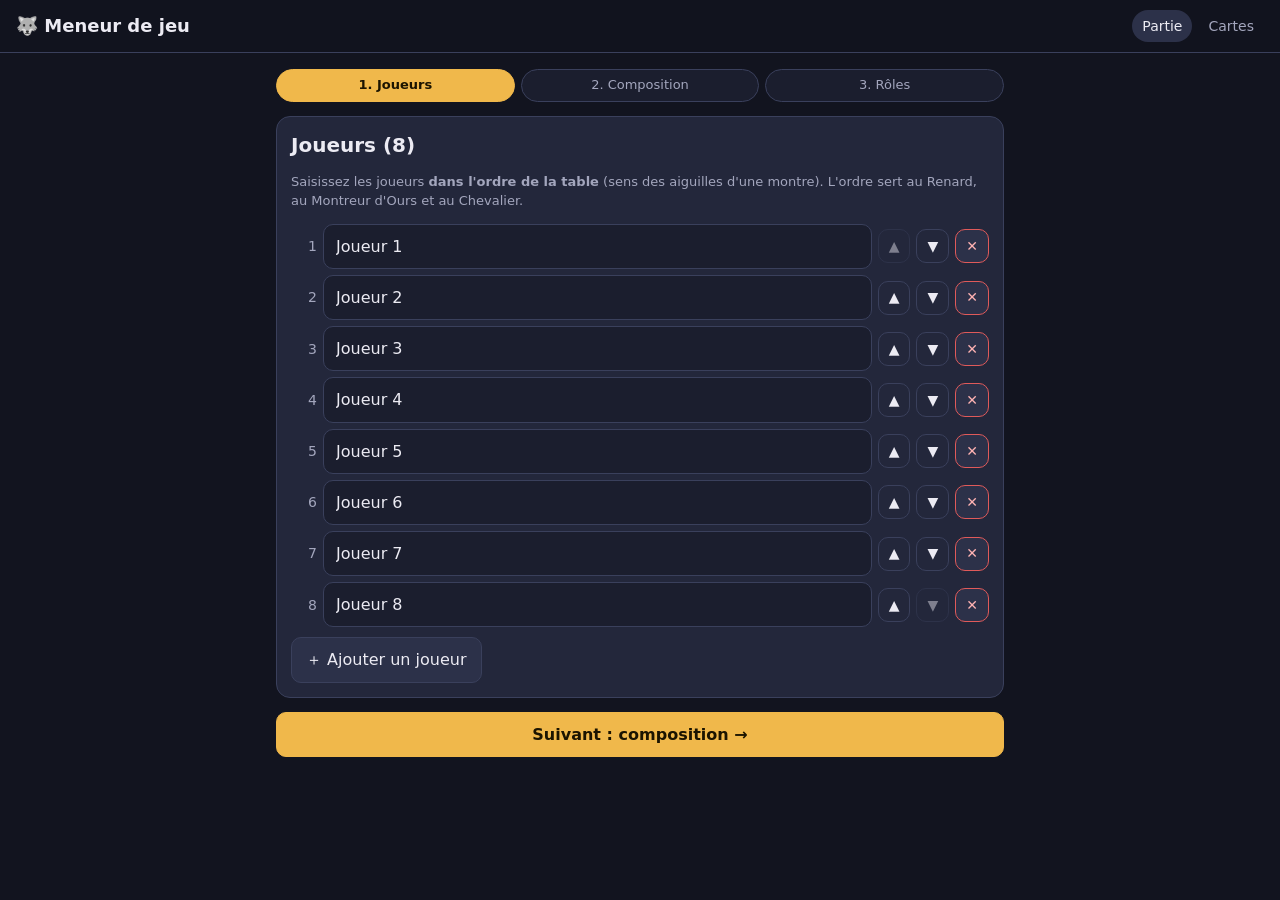
<file: index.html>
<!doctype html>
<html lang="fr">
<head>
  <meta charset="utf-8">
  <meta name="viewport" content="width=device-width, initial-scale=1, viewport-fit=cover">
  <meta name="robots" content="noindex, nofollow">
  <meta name="theme-color" content="#12141f">
  <title>Loup-Garou — Meneur de jeu</title>
  <link rel="icon" href="data:image/svg+xml,<svg xmlns='http://www.w3.org/2000/svg' viewBox='0 0 100 100'><text y='.9em' font-size='90'>🐺</text></svg>">
  <link rel="manifest" href="manifest.webmanifest">
  <link rel="apple-touch-icon" href="img/icones/icone-192.png">
  <meta name="apple-mobile-web-app-capable" content="yes">
  <link rel="stylesheet" href="css/style.css">
</head>
<body>
  <header class="top">
    <h1>🐺 Meneur de jeu</h1>
    <nav>
      <a href="index.html" class="actif">Partie</a>
      <a href="cartes.html">Cartes</a>
    </nav>
  </header>
  <main id="app"></main>

  <script src="js/vendor/qrcode.js"></script>
  <script src="js/data.js"></script>
  <script src="js/engine.js"></script>
  <script src="js/app.js"></script>
  <script>
    if ("serviceWorker" in navigator) navigator.serviceWorker.register("sw.js").catch(() => {});
  </script>
</body>
</html>
</file>
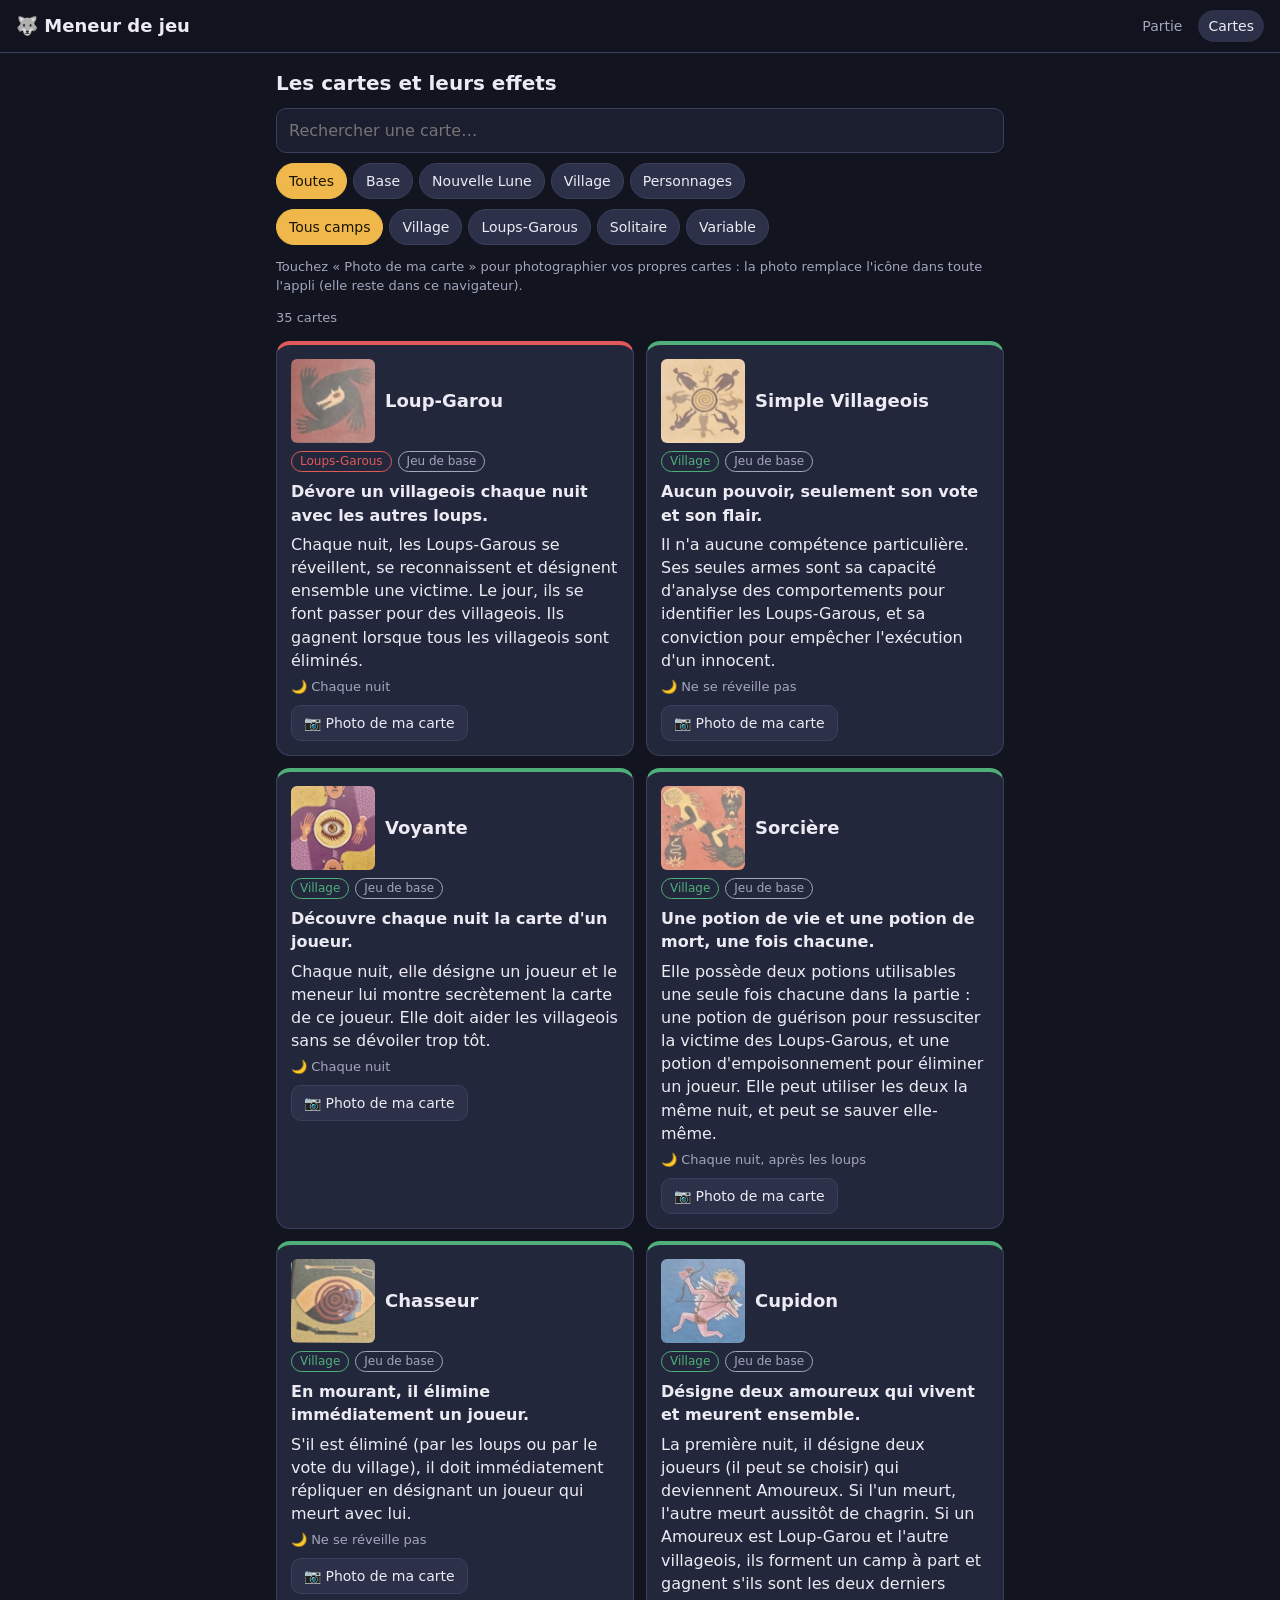
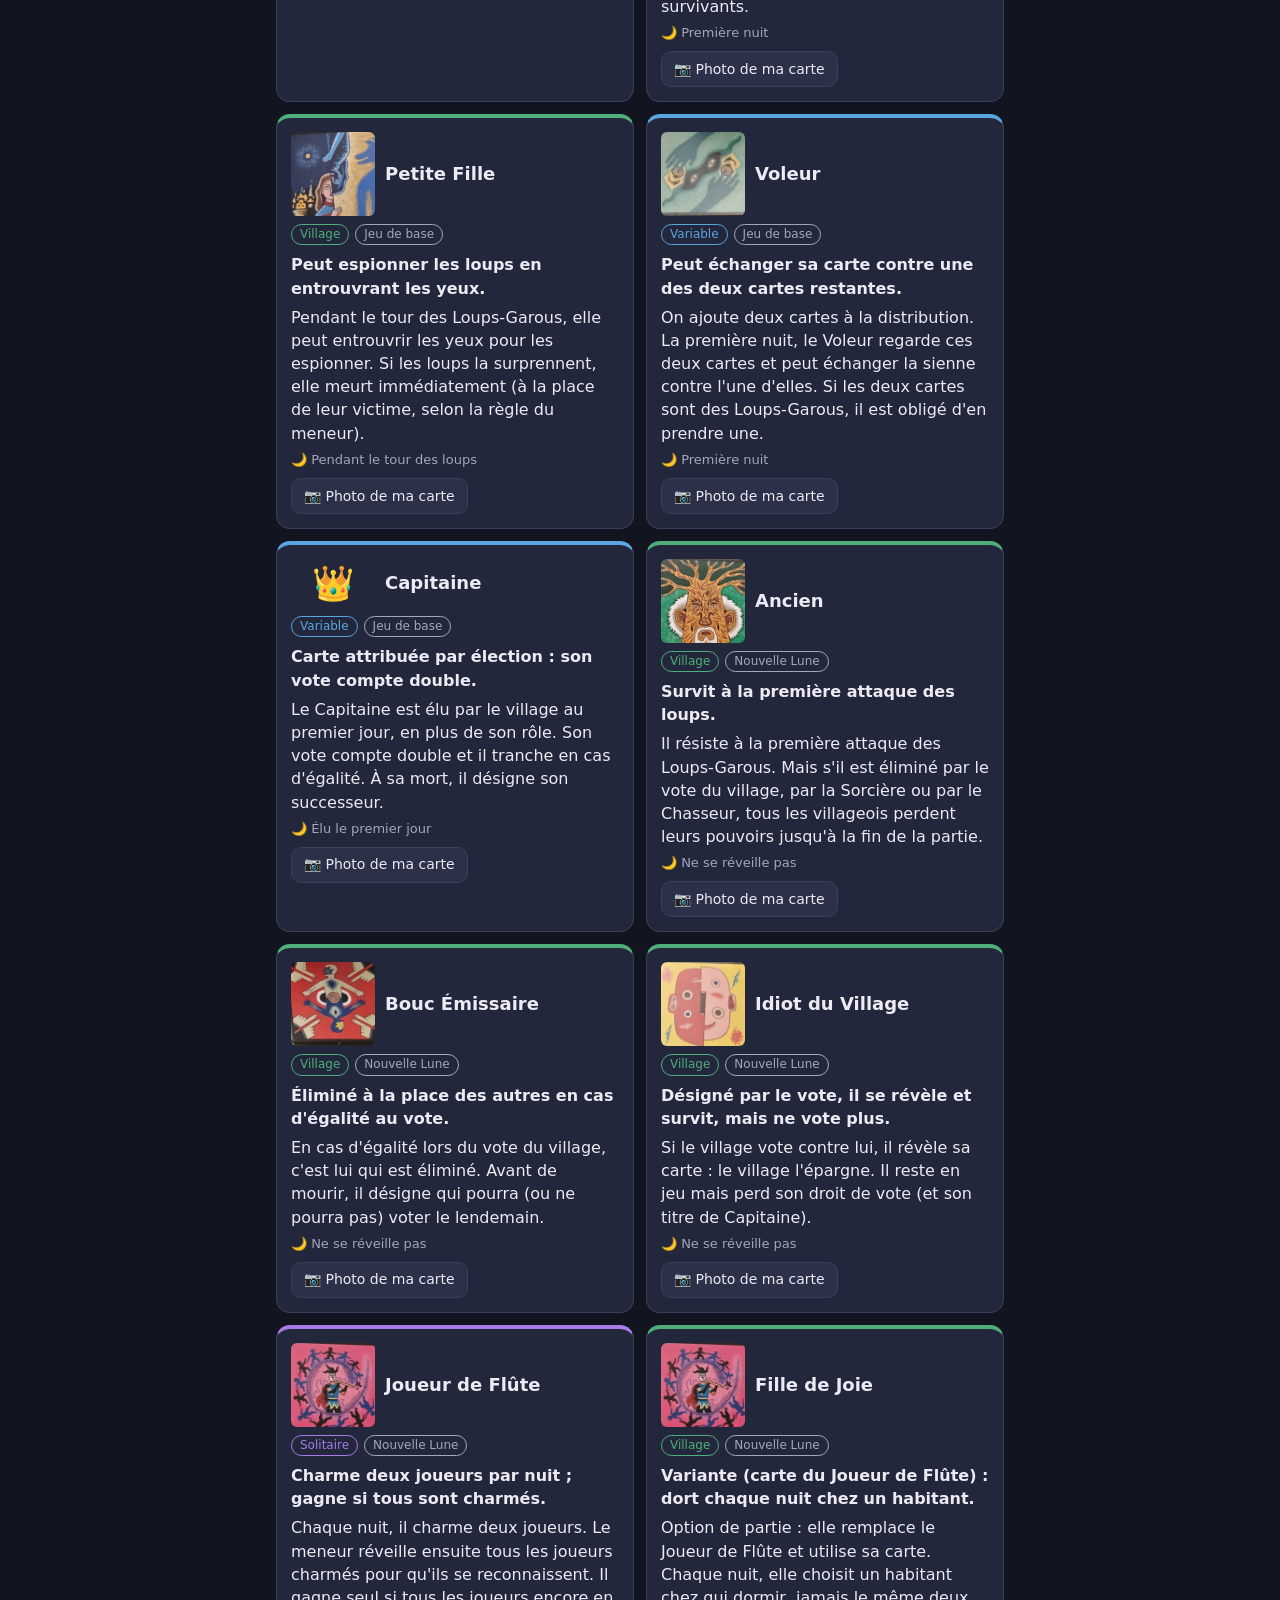
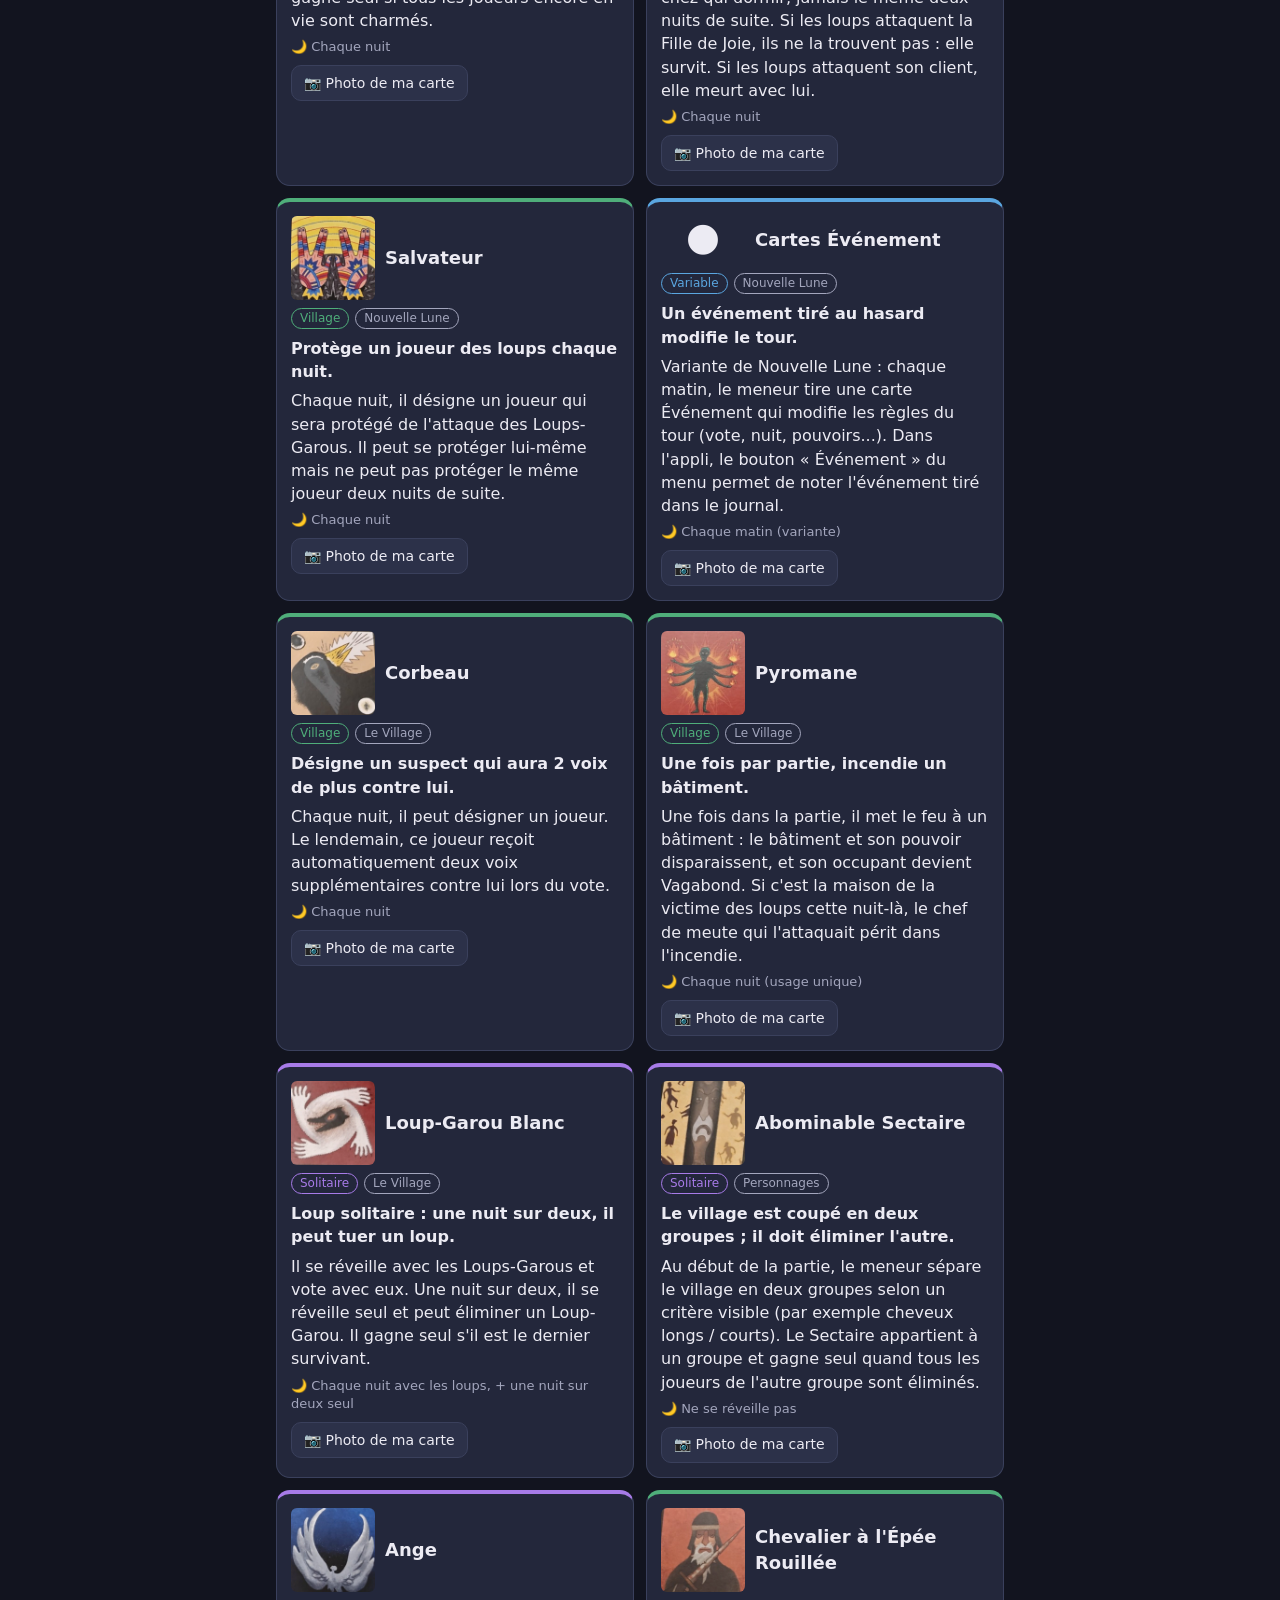
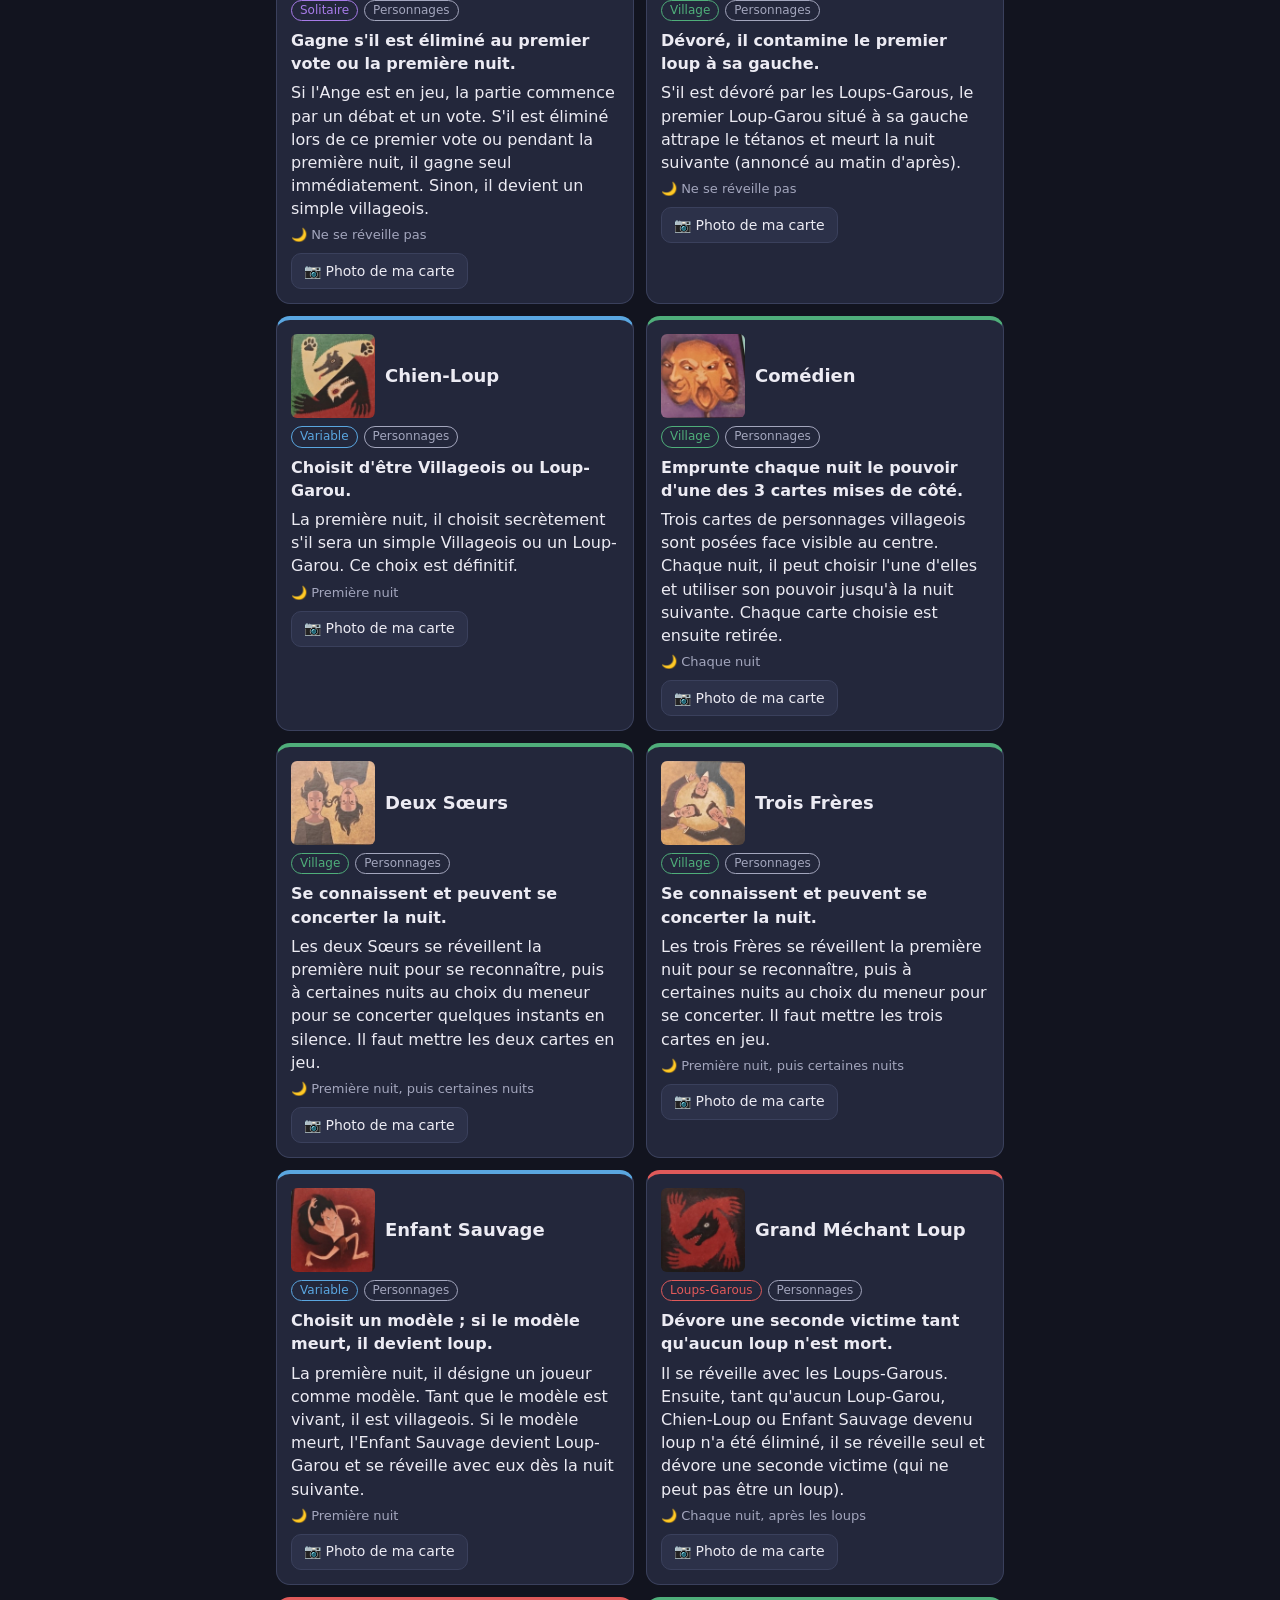
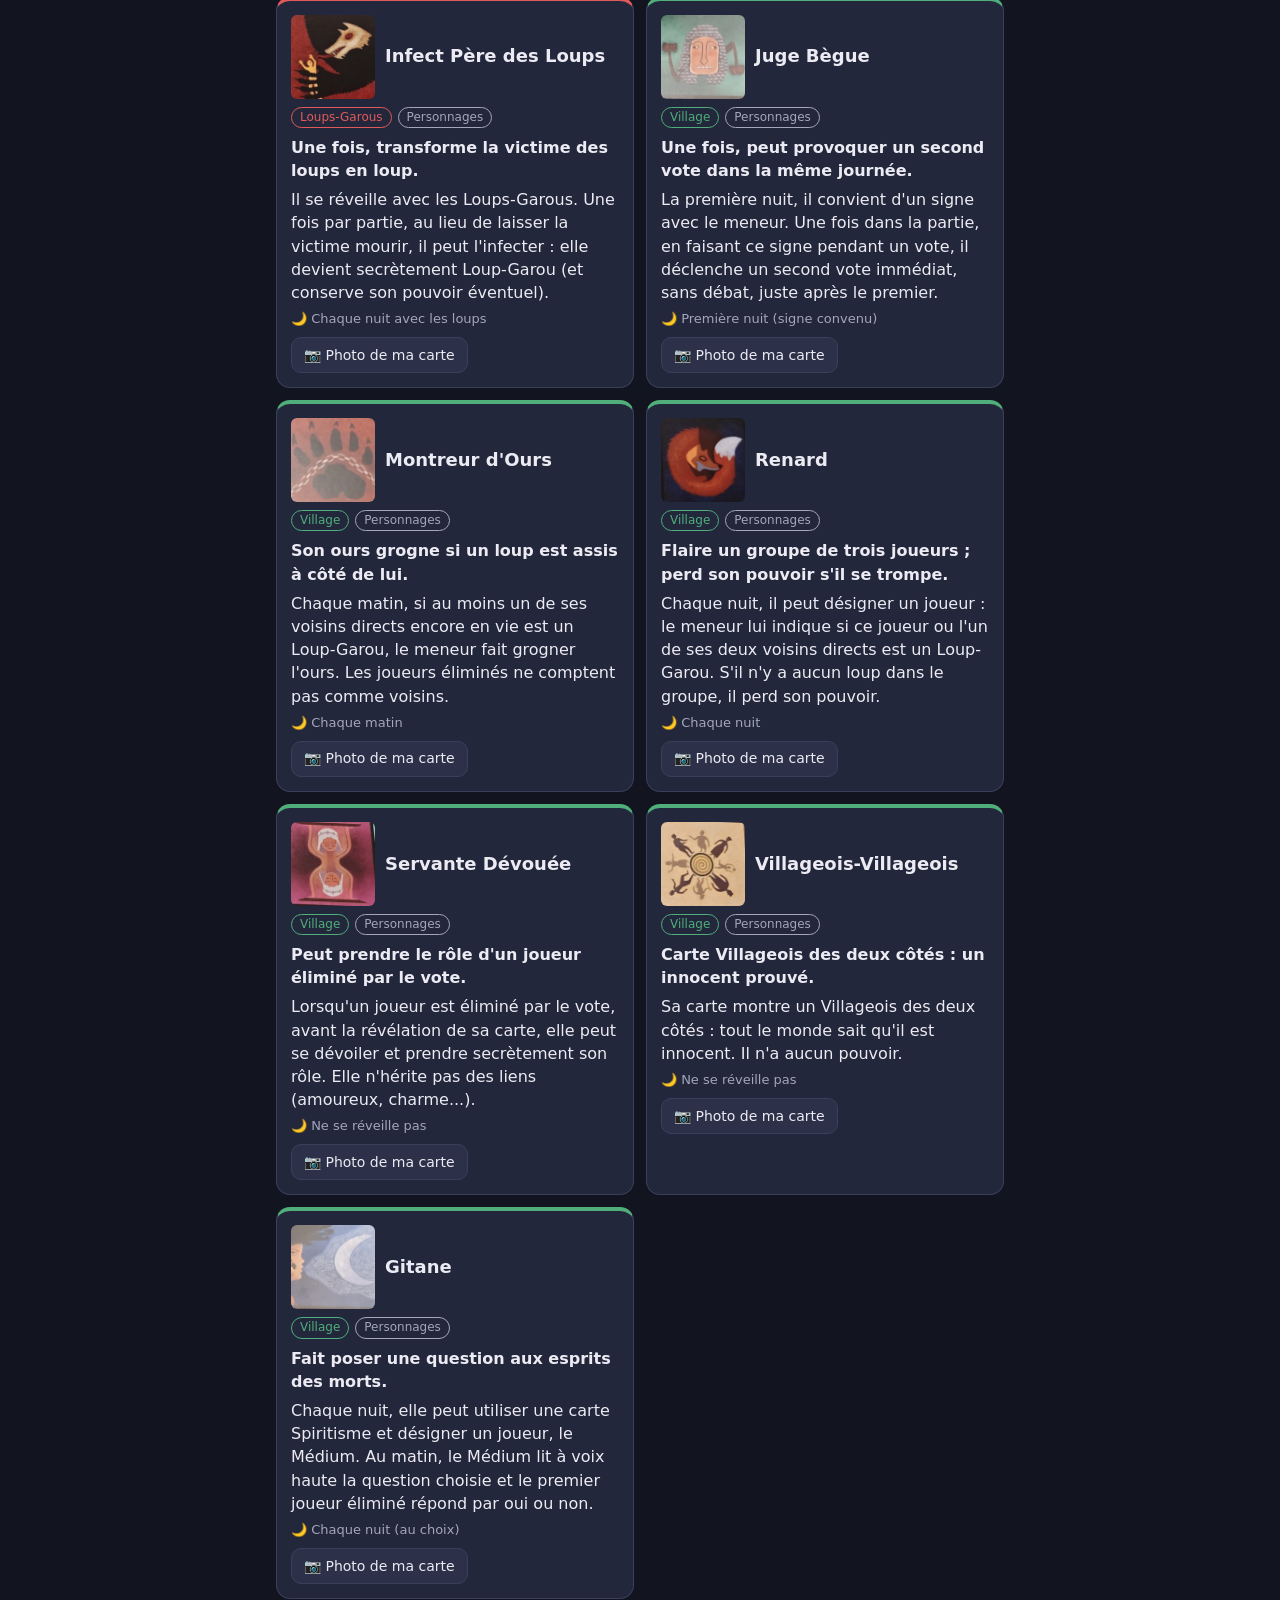
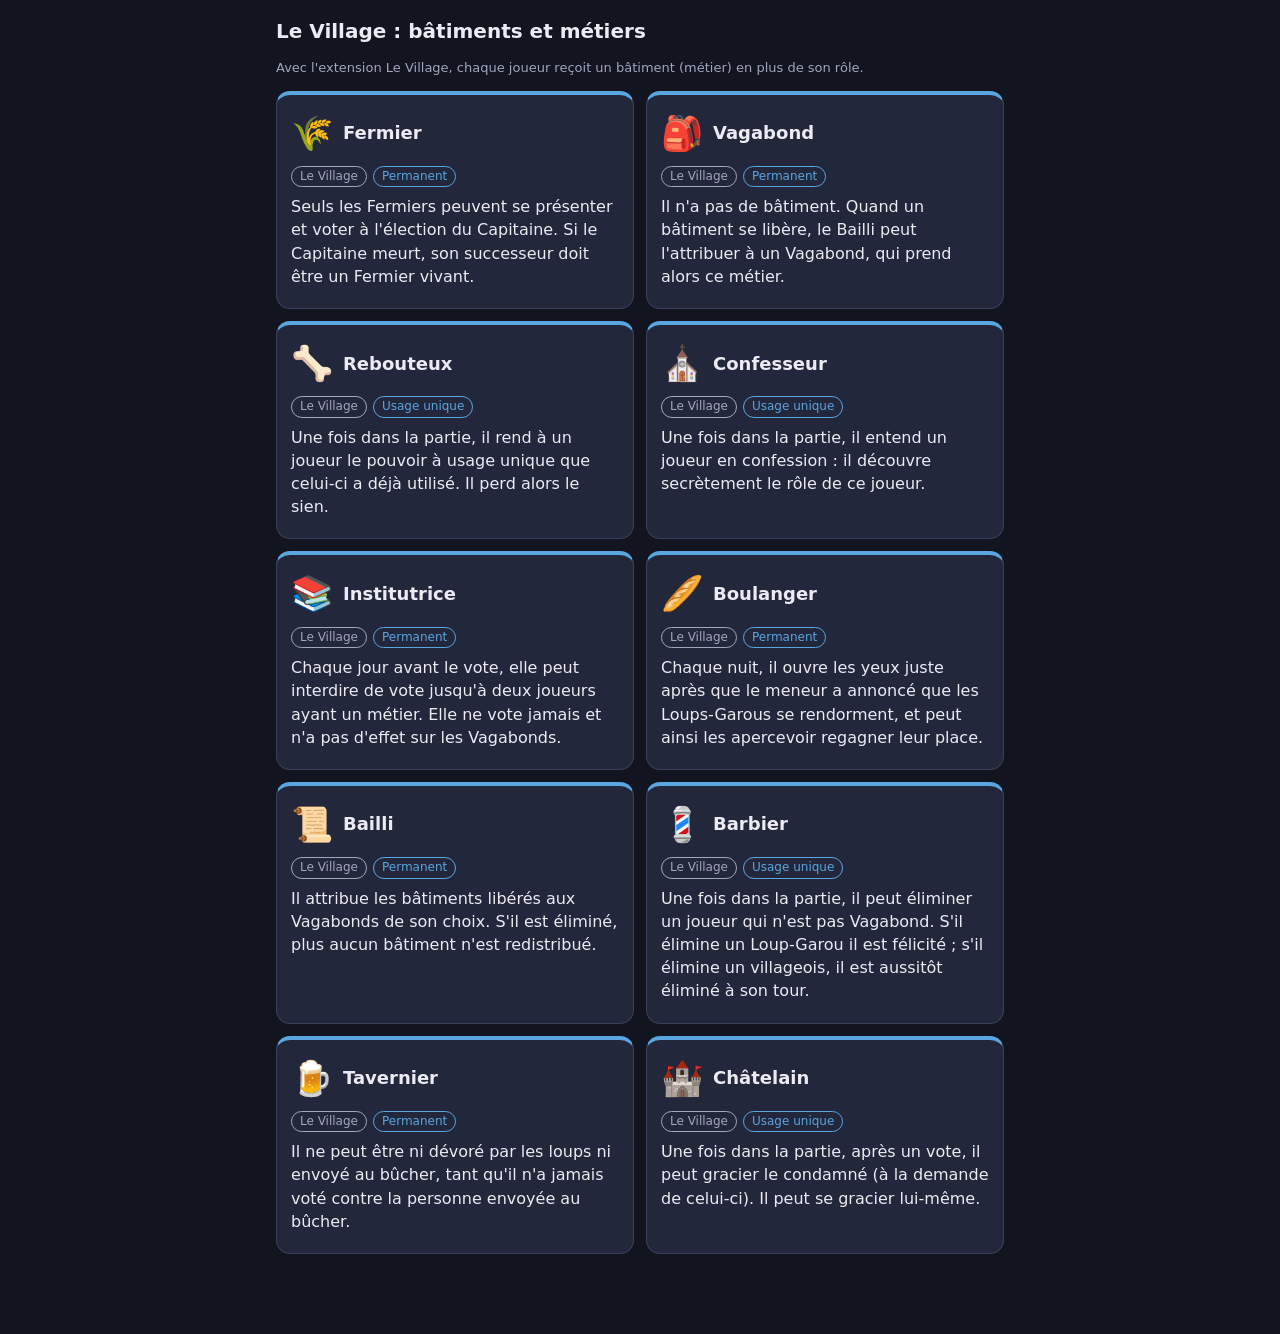
<file: cartes.html>
<!doctype html>
<html lang="fr">
<head>
  <meta charset="utf-8">
  <meta name="viewport" content="width=device-width, initial-scale=1, viewport-fit=cover">
  <meta name="robots" content="noindex, nofollow">
  <meta name="theme-color" content="#12141f">
  <title>Loup-Garou — Les cartes</title>
  <link rel="icon" href="data:image/svg+xml,<svg xmlns='http://www.w3.org/2000/svg' viewBox='0 0 100 100'><text y='.9em' font-size='90'>🐺</text></svg>">
  <link rel="manifest" href="manifest.webmanifest">
  <link rel="apple-touch-icon" href="img/icones/icone-192.png">
  <meta name="apple-mobile-web-app-capable" content="yes">
  <link rel="stylesheet" href="css/style.css">
</head>
<body>
  <header class="top">
    <h1>🐺 Meneur de jeu</h1>
    <nav>
      <a href="index.html">Partie</a>
      <a href="cartes.html" class="actif">Cartes</a>
    </nav>
  </header>
  <main>
    <h2 style="margin-top:0">Les cartes et leurs effets</h2>
    <input type="text" id="recherche" placeholder="Rechercher une carte…" aria-label="Rechercher une carte" style="margin-bottom:10px">
    <div class="filtres" id="filtre-ext"></div>
    <div class="filtres" id="filtre-camp"></div>
    <p class="muted small">Touchez « Photo de ma carte » pour photographier vos propres cartes : la photo remplace l'icône dans toute l'appli (elle reste dans ce navigateur).</p>
    <p class="muted small" id="compte"></p>
    <div class="cartes" id="cartes"></div>
    <h2 id="titre-metiers">Le Village : bâtiments et métiers</h2>
    <p class="muted small" id="intro-metiers">Avec l'extension Le Village, chaque joueur reçoit un bâtiment (métier) en plus de son rôle.</p>
    <div class="cartes" id="metiers"></div>
  </main>
  <script src="js/data.js"></script>
  <script src="js/cartes.js"></script>
  <script>
    if ("serviceWorker" in navigator) navigator.serviceWorker.register("sw.js").catch(() => {});
  </script>
</body>
</html>
</file>
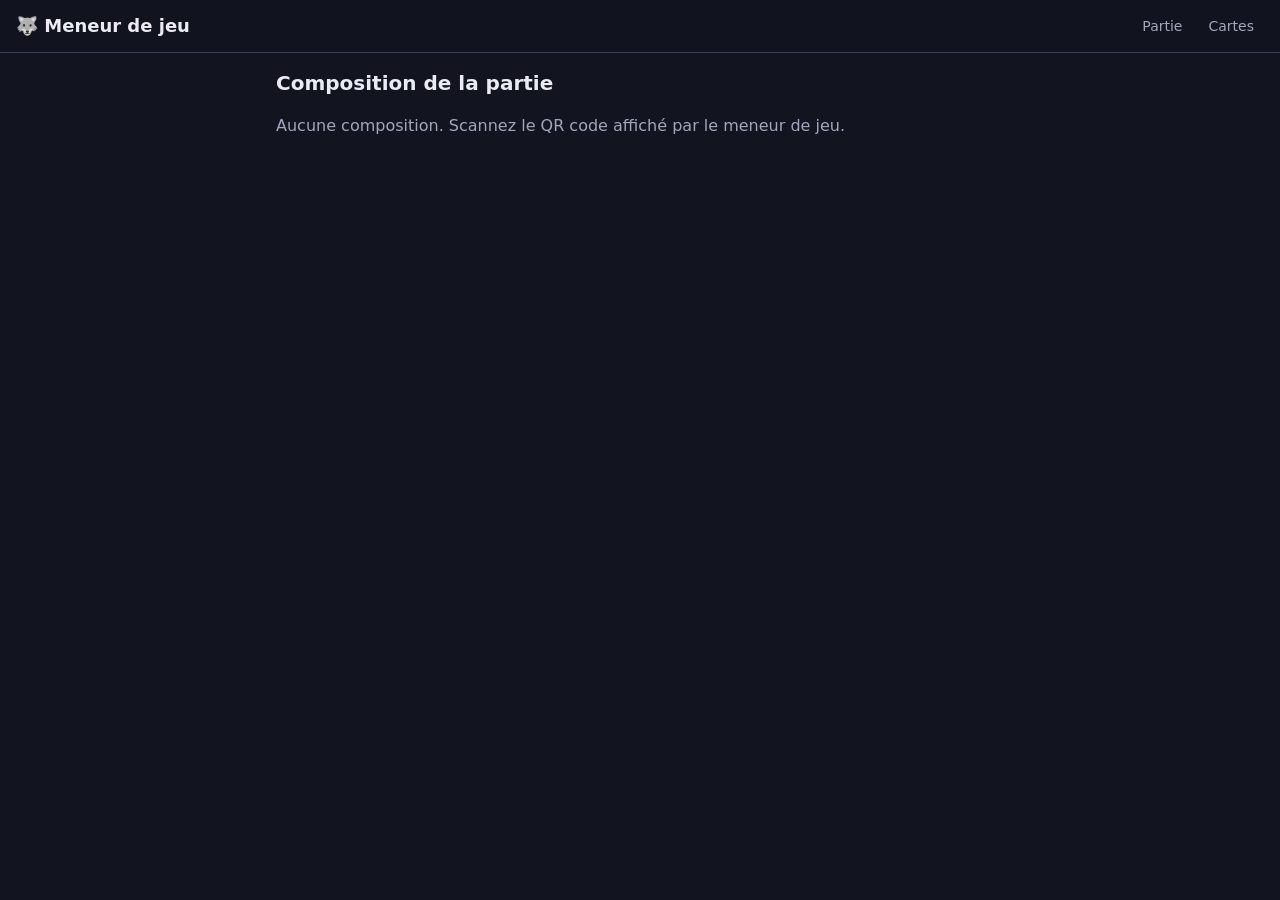
<file: compo.html>
<!doctype html>
<html lang="fr">
<head>
  <meta charset="utf-8">
  <meta name="viewport" content="width=device-width, initial-scale=1, viewport-fit=cover">
  <meta name="robots" content="noindex, nofollow">
  <meta name="theme-color" content="#12141f">
  <title>Loup-Garou — Composition</title>
  <link rel="icon" href="data:image/svg+xml,<svg xmlns='http://www.w3.org/2000/svg' viewBox='0 0 100 100'><text y='.9em' font-size='90'>🐺</text></svg>">
  <link rel="manifest" href="manifest.webmanifest">
  <link rel="apple-touch-icon" href="img/icones/icone-192.png">
  <meta name="apple-mobile-web-app-capable" content="yes">
  <link rel="stylesheet" href="css/style.css">
</head>
<body>
  <header class="top">
    <h1>🐺 Meneur de jeu</h1>
    <nav>
      <a href="index.html">Partie</a>
      <a href="cartes.html">Cartes</a>
    </nav>
  </header>
  <main>
    <h2 style="margin-top:0">Composition de la partie</h2>
    <div id="compo"></div>
  </main>
  <script src="js/data.js"></script>
  <script src="js/compo.js"></script>
  <script>
    if ("serviceWorker" in navigator) navigator.serviceWorker.register("sw.js").catch(() => {});
  </script>
</body>
</html>
</file>
<file: css/style.css>
:root {
  --bg: #12141f;
  --bg2: #1b1e2e;
  --card: #23273b;
  --card2: #2c3149;
  --line: #3a405c;
  --text: #ecebf3;
  --muted: #a3a6bd;
  --accent: #f0b84b;
  --accent-ink: #1b1400;
  --village: #4fae7a;
  --loups: #e05a5a;
  --solo: #a77be8;
  --variable: #5aa6e0;
  --danger: #e05a5a;
  --ok: #4fae7a;
  --radius: 14px;
  color-scheme: dark;
}

* { box-sizing: border-box; }
html, body { margin: 0; padding: 0; }
body {
  background: var(--bg);
  color: var(--text);
  font-family: system-ui, -apple-system, "Segoe UI", Roboto, sans-serif;
  font-size: 16px;
  line-height: 1.45;
  -webkit-tap-highlight-color: transparent;
}

a { color: var(--accent); }

header.top {
  position: sticky; top: env(safe-area-inset-top, 0px); z-index: 10;
  display: flex; align-items: center; gap: 12px;
  padding: 10px 16px;
  background: rgba(18, 20, 31, 0.95);
  border-bottom: 1px solid var(--line);
  backdrop-filter: blur(6px);
}
header.top h1 { font-size: 18px; margin: 0; flex: 1; white-space: nowrap; }
header.top nav { display: flex; gap: 6px; }
header.top nav a {
  color: var(--muted); text-decoration: none; padding: 6px 10px; border-radius: 999px; font-size: 14px;
}
header.top nav a.actif { background: var(--card2); color: var(--text); }

main { max-width: 760px; margin: 0 auto; padding: 16px; padding-bottom: 80px; }

h2 { font-size: 20px; margin: 18px 0 10px; }
h3 { font-size: 16px; margin: 16px 0 8px; color: var(--muted); text-transform: uppercase; letter-spacing: .04em; }

.panel {
  background: var(--card); border: 1px solid var(--line); border-radius: var(--radius);
  padding: 14px; margin-bottom: 14px;
}

.muted { color: var(--muted); }
.small { font-size: 13px; }
.row { display: flex; gap: 8px; align-items: center; flex-wrap: wrap; }
.grow { flex: 1; }
.hidden { display: none !important; }

button, .btn {
  font: inherit; color: var(--text); background: var(--card2);
  border: 1px solid var(--line); border-radius: 10px;
  padding: 10px 14px; cursor: pointer; min-height: 44px;
  text-decoration: none; display: inline-flex; align-items: center; justify-content: center; gap: 6px;
}
button:disabled { opacity: .45; cursor: not-allowed; }
button.primary, .btn.primary { background: var(--accent); color: var(--accent-ink); border-color: var(--accent); font-weight: 600; }
button.danger { border-color: var(--danger); color: #ffb3b3; }
button.ghost { background: transparent; }
button.small { min-height: 34px; padding: 4px 10px; font-size: 14px; }
button.block { width: 100%; }

input[type=text], input[type=number], select, textarea {
  font: inherit; color: var(--text); background: var(--bg2);
  border: 1px solid var(--line); border-radius: 10px; padding: 10px 12px; min-height: 44px; width: 100%;
}
label.check { display: flex; gap: 8px; align-items: center; padding: 6px 0; }
label.check input { width: 20px; height: 20px; }

/* Étapes de configuration */
.steps { display: flex; gap: 6px; margin-bottom: 14px; }
.steps span {
  flex: 1; text-align: center; padding: 6px 4px; border-radius: 999px; font-size: 13px;
  background: var(--bg2); color: var(--muted); border: 1px solid var(--line);
}
.steps span.actif { background: var(--accent); color: var(--accent-ink); border-color: var(--accent); font-weight: 600; }

.joueur-ligne { display: flex; gap: 6px; align-items: center; margin-bottom: 6px; }
.joueur-ligne .num { width: 26px; text-align: right; color: var(--muted); font-size: 14px; }
.joueur-ligne input { flex: 1; }

/* Compteurs de composition */
.compo-ext { margin-bottom: 8px; }
.compo-ext > summary { cursor: pointer; padding: 8px 0; font-weight: 600; }
.compo-role {
  display: flex; align-items: center; gap: 10px; padding: 8px 0; border-top: 1px solid var(--line);
}
.compo-role .ico { font-size: 22px; width: 30px; text-align: center; }
.compo-role .nom { flex: 1; }
.compo-role .nom small { display: block; color: var(--muted); font-size: 13px; }
.compteur { display: flex; align-items: center; gap: 4px; }
.compteur button { min-width: 40px; min-height: 40px; padding: 0; font-size: 20px; }
.compteur .val { min-width: 26px; text-align: center; font-weight: 700; }
.compteur .val.zero { color: var(--muted); font-weight: 400; }

.bilan {
  position: sticky; bottom: 0; z-index: 5;
  background: var(--bg2); border: 1px solid var(--line); border-radius: var(--radius);
  padding: 10px 14px; margin-top: 10px; display: flex; gap: 10px; align-items: center; flex-wrap: wrap;
}
.bilan .ok { color: var(--ok); }
.bilan .ko { color: #ffb3b3; }

.pastille {
  display: inline-block; font-size: 12px; padding: 1px 8px; border-radius: 999px;
  border: 1px solid currentColor; white-space: nowrap;
}
.camp-village { color: var(--village); }
.camp-loups { color: var(--loups); }
.camp-solo { color: var(--solo); }
.camp-variable { color: var(--variable); }

/* Distribution */
.distrib { display: grid; grid-template-columns: 1fr; gap: 8px; }
.distrib .ligne { display: grid; grid-template-columns: 1fr 1.3fr; gap: 6px; align-items: center; }
.distrib .ligne.avec-metier { grid-template-columns: 1fr 1.3fr 1fr; }
@media (max-width: 520px) {
  .distrib .ligne, .distrib .ligne.avec-metier { grid-template-columns: 1fr 1fr; }
  .distrib .ligne .nomj { grid-column: 1 / -1; font-weight: 600; }
}

/* Partie */
.phase-bandeau { display: flex; align-items: center; gap: 10px; margin-bottom: 10px; }
.phase-bandeau .phase { font-size: 22px; font-weight: 700; }
.phase-bandeau .phase.nuit::before { content: "🌙 "; }
.phase-bandeau .phase.jour::before { content: "☀️ "; }

.etape {
  background: var(--card); border: 1px solid var(--line); border-radius: var(--radius);
  padding: 16px; margin-bottom: 14px;
}
.etape.nuit { border-color: #4b4f8a; box-shadow: 0 0 0 1px #4b4f8a33 inset; }
.etape h2 { margin: 0 0 10px; }
.etape .dire {
  background: var(--bg2); border-left: 4px solid var(--accent); padding: 10px 12px; border-radius: 8px;
  font-size: 18px; font-style: italic; margin-bottom: 10px;
}
.etape .dire::before { content: "À dire : "; font-style: normal; font-size: 12px; color: var(--accent); display: block; text-transform: uppercase; letter-spacing: .05em; }
.etape .dodo { color: var(--muted); font-style: italic; margin-top: 10px; }
.etape .dodo::before { content: "Puis : "; font-style: normal; }
.etape .secret { color: var(--solo); font-size: 13px; }
.etape .texte { margin: 6px 0 10px; }
.etape .notes { color: var(--muted); font-size: 14px; }

.choix-joueurs { display: grid; grid-template-columns: repeat(auto-fill, minmax(140px, 1fr)); gap: 8px; margin: 10px 0; }
.choix-joueurs button { flex-direction: column; align-items: flex-start; text-align: left; min-height: 56px; }
.choix-joueurs button .r { font-size: 12px; color: var(--muted); }
.choix-joueurs button.sel { background: var(--accent); color: var(--accent-ink); border-color: var(--accent); }
.choix-joueurs button.sel .r { color: var(--accent-ink); }
.choix-options { display: flex; flex-direction: column; gap: 8px; margin: 10px 0; }
.actions { display: flex; gap: 8px; margin-top: 12px; flex-wrap: wrap; }
.actions .primary { flex: 1; }

/* Liste des joueurs en cours de partie */
.joueurs-partie { display: flex; flex-direction: column; gap: 4px; }
.jp { display: flex; align-items: center; gap: 8px; padding: 6px 8px; border-radius: 8px; background: var(--bg2); }
.jp.mort { opacity: .45; text-decoration: line-through; }
.jp .ico { width: 26px; text-align: center; }
.jp .n { font-weight: 600; }
.jp .r { color: var(--muted); font-size: 13px; flex: 1; }
.jp .badges { font-size: 14px; }

.journal { max-height: 320px; overflow: auto; font-size: 14px; }
.journal div { padding: 3px 0; border-bottom: 1px dashed var(--line); }
.journal .p { color: var(--accent); font-size: 12px; margin-right: 6px; }
.journal .secret { color: var(--muted); }

details.section > summary { cursor: pointer; font-weight: 600; padding: 4px 0; }

/* Révélation des rôles */
.revelation { text-align: center; padding: 20px 10px; }
.revelation .grosse { font-size: 64px; }
.revelation .nomrole { font-size: 26px; font-weight: 700; margin: 8px 0; }

/* Liste des cartes */
.filtres { display: flex; gap: 6px; flex-wrap: wrap; margin-bottom: 10px; }
.filtres button { min-height: 36px; padding: 4px 12px; font-size: 14px; border-radius: 999px; }
.filtres button.actif { background: var(--accent); color: var(--accent-ink); border-color: var(--accent); }
.cartes { display: grid; grid-template-columns: repeat(auto-fill, minmax(280px, 1fr)); gap: 12px; }
.carte {
  background: var(--card); border: 1px solid var(--line); border-radius: var(--radius); padding: 14px;
  border-top: 4px solid var(--line);
}
.carte.camp-village { border-top-color: var(--village); color: var(--text); }
.carte.camp-loups { border-top-color: var(--loups); color: var(--text); }
.carte.camp-solo { border-top-color: var(--solo); color: var(--text); }
.carte.camp-variable { border-top-color: var(--variable); color: var(--text); }
.carte .tete { display: flex; gap: 10px; align-items: center; }
.carte .tete .ico { font-size: 34px; }
.carte .tete h3 { margin: 0; color: var(--text); text-transform: none; letter-spacing: 0; font-size: 18px; }
.carte .meta { display: flex; gap: 6px; flex-wrap: wrap; margin: 8px 0; }
.carte .meta .ext { color: var(--muted); }
.carte p { margin: 6px 0; }
.carte .reveil { font-size: 13px; color: var(--muted); }

.modal-fond {
  position: fixed; inset: 0; background: rgba(0,0,0,.6); z-index: 50;
  display: flex; align-items: flex-end; justify-content: center;
}
.modal {
  background: var(--card); border: 1px solid var(--line); border-radius: var(--radius) var(--radius) 0 0;
  width: 100%; max-width: 760px; padding: 16px; max-height: 85vh; overflow: auto;
}
@media (min-width: 700px) {
  .modal-fond { align-items: center; }
  .modal { border-radius: var(--radius); }
}

/* Visuels des cartes (image officielle si fournie, sinon icône) */
.visuel { display: inline-flex; align-items: center; justify-content: center; flex: none; }
.visuel img { display: block; width: 100%; height: auto; border-radius: 6px; }
.visuel .repli { display: none; }
.visuel.sans-image img { display: none; }
.visuel.sans-image .repli { display: inline; }
.visuel.ico { width: 34px; font-size: 22px; }
.visuel.mini { width: 40px; font-size: 24px; }
.visuel.grand { width: 64px; font-size: 34px; }
.choix-joueurs button { flex-direction: row; align-items: center; gap: 8px; }
.choix-joueurs button .txt { display: flex; flex-direction: column; min-width: 0; }
.visuel.revele { width: 160px; font-size: 64px; }

/* Votes détaillés et jetons de vote */
.votes { display: flex; flex-direction: column; gap: 6px; margin: 10px 0; }
.vote-ligne { display: grid; grid-template-columns: 1fr 1.4fr; gap: 8px; align-items: center; }
.jp .jeton { min-width: 40px; padding: 0 6px; }
.jp .jeton.prive { border-color: var(--danger); background: transparent; }

/* Photos des cartes */
.visuel.photo img { object-fit: cover; aspect-ratio: 2 / 3; }
.visuel.grand { width: 84px; }
.photo-actions { display: flex; gap: 8px; flex-wrap: wrap; margin-top: 8px; }
.photo-actions .btn.small { min-height: 36px; padding: 4px 12px; font-size: 14px; cursor: pointer; }
#compte.erreur { color: #ffb3b3; }
.visuel.photo.ico img, .visuel.photo.mini img { aspect-ratio: 1; }

/* Résumé de la composition */
.resume { display: flex; flex-direction: column; gap: 8px; }
.resume-ligne { display: flex; gap: 10px; align-items: baseline; flex-wrap: wrap; }
.resume-ligne .pastille { min-width: 120px; text-align: center; }

/* Chronomètre */
.chrono { display: flex; align-items: center; gap: 12px; flex-wrap: wrap; padding: 10px 14px; }
.chrono-val { font-size: 28px; font-weight: 700; font-variant-numeric: tabular-nums; min-width: 96px; }
.chrono-val.fini { color: var(--danger); font-size: 20px; }
.chrono-boutons { display: flex; gap: 6px; flex-wrap: wrap; flex: 1; }
.chrono-boutons button { min-width: 44px; white-space: nowrap; }
.chrono-boutons button.actif { background: var(--accent); color: var(--accent-ink); border-color: var(--accent); }
.jp .ico.cache { opacity: .6; font-size: 20px; }

/* QR code de la composition */
.qr-modal { text-align: center; }
.qr { background: #fff; border-radius: 8px; padding: 6px; margin: 8px auto; max-width: 280px; }
.qr svg { display: block; width: 100%; height: auto; }
.qr-lien { display: block; word-break: break-all; color: var(--muted); margin-bottom: 8px; }
.compo-ligne { display: flex; align-items: center; gap: 10px; padding: 6px 0; border-top: 1px solid var(--bg2); }
.compo-ligne:first-of-type { border-top: 0; }
.compo-ligne .ico { width: 30px; text-align: center; font-size: 22px; }
.jp .tuer { min-width: 40px; padding: 0 6px; background: transparent; }
</file>
